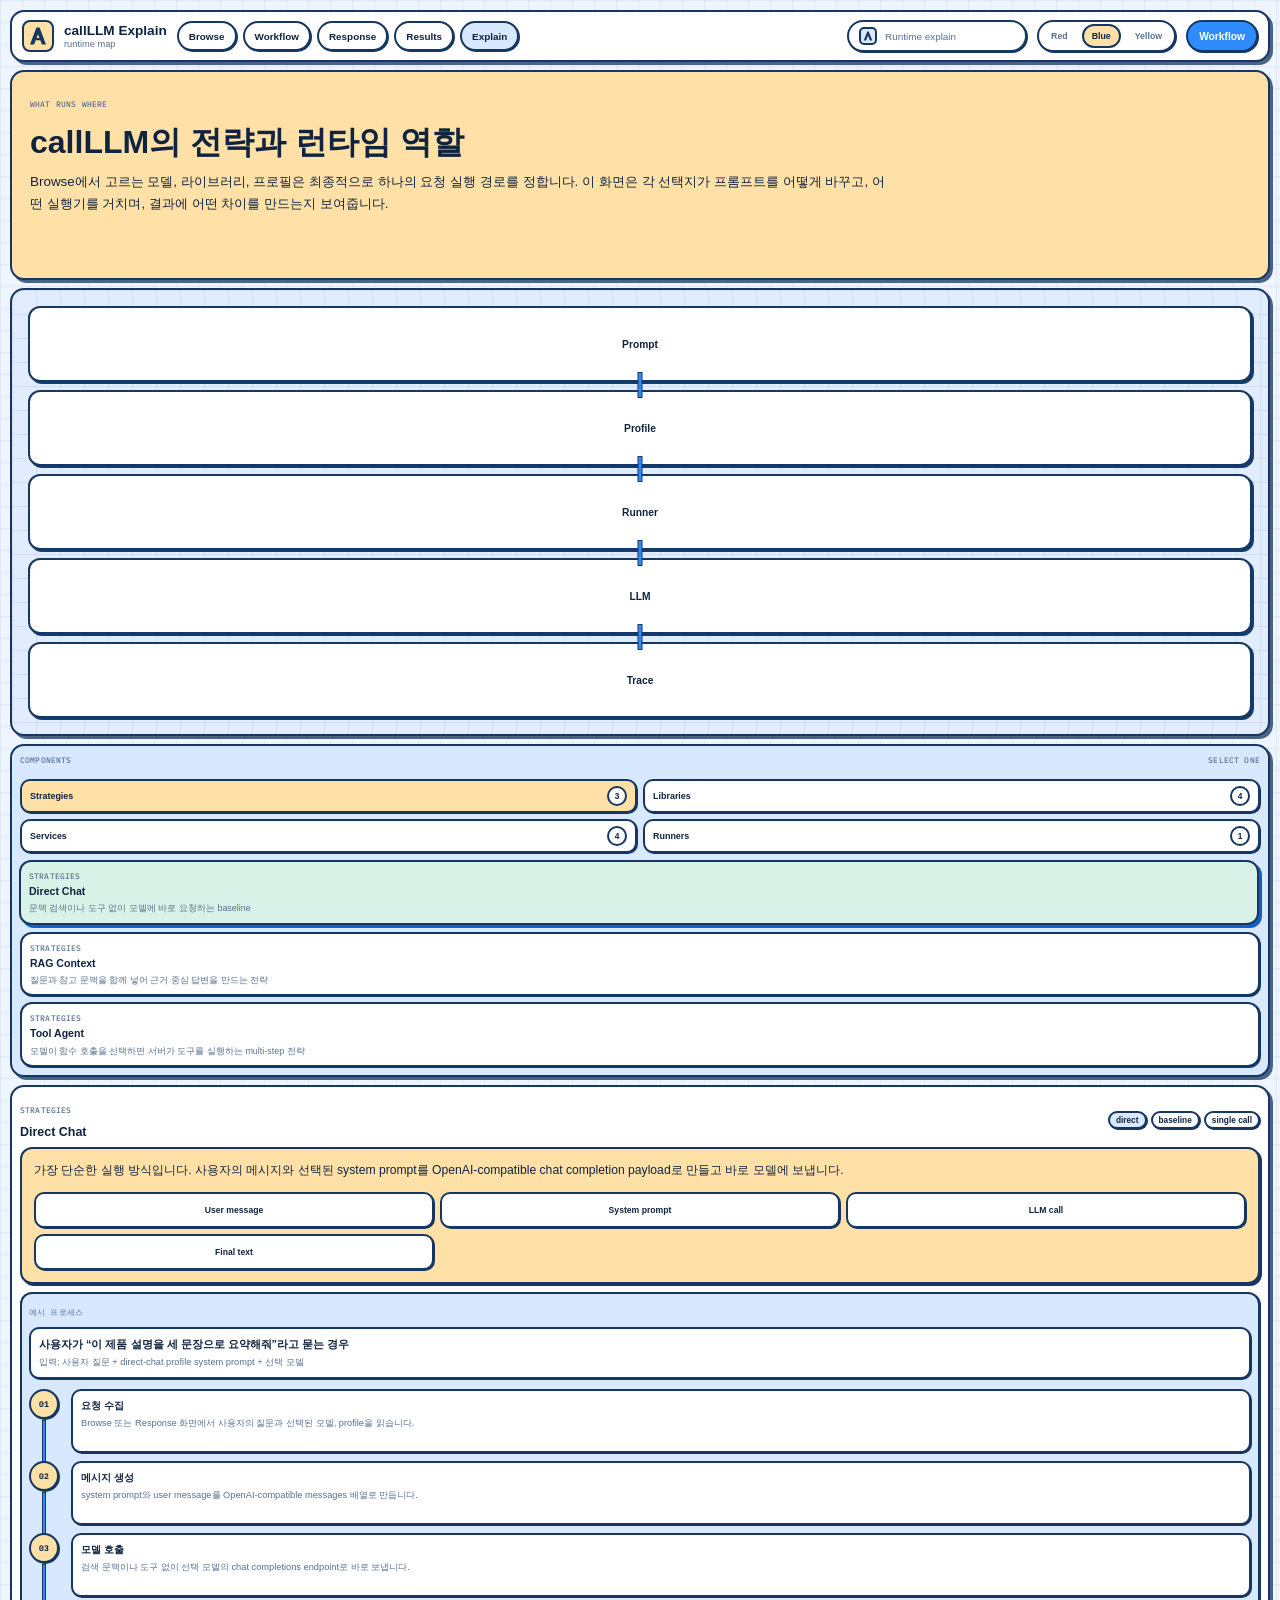
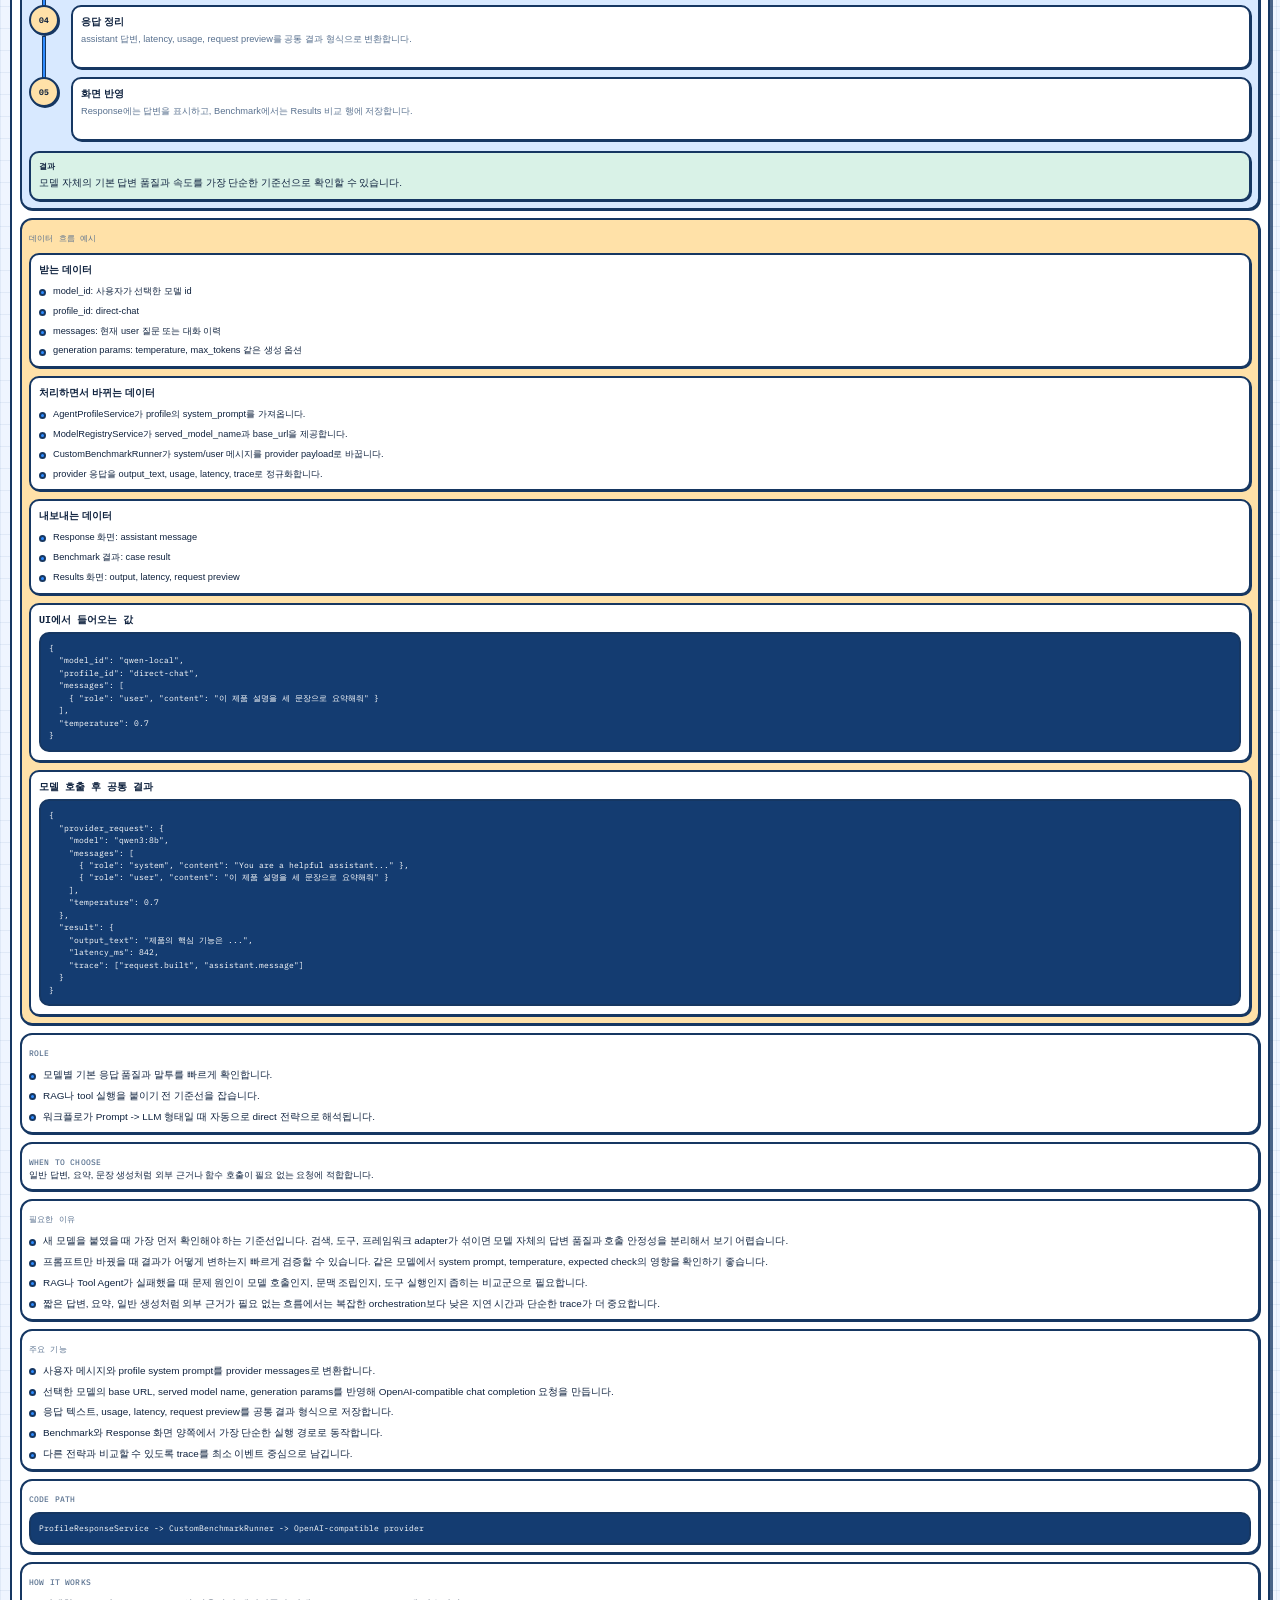
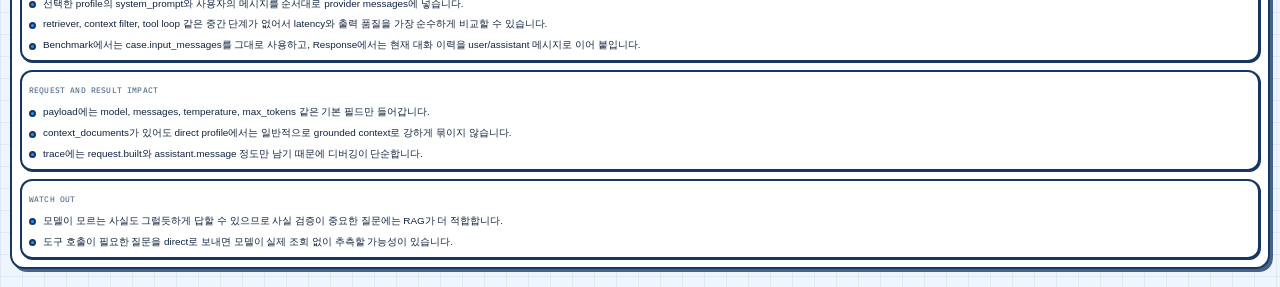
<file: instagram-post-clone/explain.html>
<!DOCTYPE html>
<html lang="ko">
  <head>
    <meta charset="UTF-8" />
    <meta name="viewport" content="width=device-width, initial-scale=1.0" />
    <title>callLLM Explain</title>
    <link rel="icon" href="data:," />
    <link rel="preconnect" href="https://api.fontshare.com" />
    <link rel="preconnect" href="https://fonts.googleapis.com" />
    <link rel="preconnect" href="https://fonts.gstatic.com" crossorigin />
    <link
      href="https://api.fontshare.com/v2/css?f[]=excon@300,400,500,600,700&display=swap"
      rel="stylesheet"
    />
    <link
      href="https://fonts.googleapis.com/css2?family=IBM+Plex+Mono:wght@500&display=swap"
      rel="stylesheet"
    />
    <link rel="stylesheet" href="./styles.css?v=20260422f" />
  </head>
  <body data-page="explain">
    <main class="page-shell">
      <header class="hub-header brutal-header">
        <div class="brand-row">
          <a class="brand-mark" href="./index.html" aria-label="callLLM Home">
            <svg class="brand-badge" viewBox="0 0 32 32" aria-hidden="true">
              <rect class="brand-badge-frame" x="1" y="1" width="30" height="30" rx="7" />
              <path class="brand-badge-glyph" d="M8 24.5L14.4 7.5H17.6L24 24.5H19.9L16 14.2L12.1 24.5H8Z" />
              <rect class="brand-badge-glyph" x="13.2" y="18.1" width="5.6" height="2.2" rx="1.1" />
            </svg>
            <span class="brand-copy">
              <strong>callLLM Explain</strong>
              <span>runtime map</span>
            </span>
          </a>

          <nav class="hub-nav brutal-nav" aria-label="메인 섹션">
            <a href="./index.html">Browse</a>
            <a href="./workflow.html">Workflow</a>
            <a href="./response.html">Response</a>
            <a href="./results.html">Results</a>
            <a class="is-current" href="./explain.html">Explain</a>
          </nav>
        </div>

        <div class="header-controls">
          <div class="hub-search brutal-search" aria-hidden="true">
            <svg class="search-icon" viewBox="0 0 18 18" aria-hidden="true">
              <rect class="search-icon-frame" x="1" y="1" width="16" height="16" rx="4" />
              <path class="search-icon-glyph" d="M4.7 13.5L8.3 4.5H9.7L13.3 13.5H10.9L9 8.4L7.1 13.5H4.7Z" />
            </svg>
            <span>Runtime explain</span>
          </div>
          <div class="theme-switcher" aria-label="테마 선택">
            <button class="theme-chip" type="button" data-action="select-theme" data-theme="red">Red</button>
            <button class="theme-chip" type="button" data-action="select-theme" data-theme="blue">Blue</button>
            <button class="theme-chip" type="button" data-action="select-theme" data-theme="yellow">Yellow</button>
          </div>
          <a class="primary-button inline-link-button" href="./workflow.html">Workflow</a>
        </div>
      </header>

      <section class="explain-hero">
        <div class="explain-hero-copy">
          <p class="section-kicker">What runs where</p>
          <h1>callLLM의 전략과 런타임 역할</h1>
          <p>
            Browse에서 고르는 모델, 라이브러리, 프로필은 최종적으로 하나의 요청 실행 경로를 정합니다.
            이 화면은 각 선택지가 프롬프트를 어떻게 바꾸고, 어떤 실행기를 거치며, 결과에 어떤 차이를 만드는지 보여줍니다.
          </p>
        </div>
        <div class="explain-flow" aria-label="callLLM 실행 흐름">
          <article class="flow-node">Prompt</article>
          <article class="flow-node">Profile</article>
          <article class="flow-node">Runner</article>
          <article class="flow-node">LLM</article>
          <article class="flow-node">Trace</article>
        </div>
      </section>

      <section class="explain-browser">
        <aside class="surface-panel brutal-panel explain-catalog-panel">
          <div class="control-header">
            <span class="section-kicker">Components</span>
            <span class="catalog-note">select one</span>
          </div>
          <div class="explain-category-list" id="explain-category-list"></div>
          <div class="explain-component-list" id="explain-component-list"></div>
        </aside>

        <section class="surface-panel brutal-panel explain-detail-panel">
          <div class="section-heading compact">
            <div>
              <p class="section-kicker" id="explain-detail-kicker">Detail</p>
              <h2 id="explain-detail-title">Select a component</h2>
            </div>
            <div class="card-meta" id="explain-detail-badges"></div>
          </div>
          <div class="explain-detail-body" id="explain-detail"></div>
        </section>
      </section>
    </main>

    <script src="./app.js?v=20260422f"></script>
  </body>
</html>
</file>
<file: instagram-post-clone/styles.css>
:root {
  --bg: #eff5ff;
  --bg-grid: rgba(28, 71, 142, 0.07);
  --panel: #ffffff;
  --panel-blue: #d8e9ff;
  --panel-yellow: #ffe1a8;
  --panel-green: #d9f2e7;
  --panel-pink: #f6d7eb;
  --ink: #10233f;
  --muted: #59718f;
  --line: #163762;
  --accent: #2f8cff;
  --accent-dark: #145fc4;
  --danger: #f55e6b;
  --success: #147b63;
  --canvas-bg: #e2ecff;
  --canvas-grid: rgba(22, 55, 98, 0.08);
  --canvas-line: #2f8cff;
  --inverse-surface: #143c71;
  --inverse-ink: #ffffff;
  --table-line: #d7e4f6;
  --shadow: 3px 3px 0 rgba(22, 55, 98, 0.76);
  --shadow-soft: 2px 2px 0 rgba(22, 55, 98, 0.68);
  --radius: 14px;
  --radius-sm: 10px;
  --radius-pill: 999px;
  --node-width: 196px;
  --node-height: 92px;
}

body[data-theme="blue"] {
  --bg: #eff5ff;
  --bg-grid: rgba(28, 71, 142, 0.07);
  --panel: #ffffff;
  --panel-blue: #d8e9ff;
  --panel-yellow: #ffe1a8;
  --panel-green: #d9f2e7;
  --panel-pink: #f6d7eb;
  --ink: #10233f;
  --muted: #59718f;
  --line: #163762;
  --accent: #2f8cff;
  --accent-dark: #145fc4;
  --danger: #f55e6b;
  --success: #147b63;
  --canvas-bg: #e2ecff;
  --canvas-grid: rgba(22, 55, 98, 0.08);
  --canvas-line: #2f8cff;
  --inverse-surface: #143c71;
  --inverse-ink: #ffffff;
  --table-line: #d7e4f6;
  --shadow: 3px 3px 0 rgba(22, 55, 98, 0.76);
  --shadow-soft: 2px 2px 0 rgba(22, 55, 98, 0.68);
}

body[data-theme="red"] {
  --bg: #fdf2ee;
  --bg-grid: rgba(131, 42, 38, 0.08);
  --panel: #fffaf8;
  --panel-blue: #ffd5cb;
  --panel-yellow: #ffe1b5;
  --panel-green: #dcefe1;
  --panel-pink: #f7ced8;
  --ink: #351513;
  --muted: #85524d;
  --line: #6e241e;
  --accent: #d74a37;
  --accent-dark: #ad2e1f;
  --danger: #d92b45;
  --success: #1d8965;
  --canvas-bg: #ffe7df;
  --canvas-grid: rgba(110, 36, 30, 0.1);
  --canvas-line: #d74a37;
  --inverse-surface: #6b261f;
  --inverse-ink: #fff8f4;
  --table-line: #efd0c7;
  --shadow: 3px 3px 0 rgba(110, 36, 30, 0.72);
  --shadow-soft: 2px 2px 0 rgba(110, 36, 30, 0.64);
}

body[data-theme="yellow"] {
  --bg: #fff8e7;
  --bg-grid: rgba(125, 92, 17, 0.08);
  --panel: #fffdf5;
  --panel-blue: #d8e6ff;
  --panel-yellow: #ffe08a;
  --panel-green: #dff0cf;
  --panel-pink: #f8d9c7;
  --ink: #3d2a08;
  --muted: #7b6532;
  --line: #70571c;
  --accent: #f0b400;
  --accent-dark: #c98d00;
  --danger: #d95c45;
  --success: #2d8b57;
  --canvas-bg: #fff1ba;
  --canvas-grid: rgba(112, 87, 28, 0.1);
  --canvas-line: #c98d00;
  --inverse-surface: #70571c;
  --inverse-ink: #fffdf2;
  --table-line: #ead9a9;
  --shadow: 3px 3px 0 rgba(112, 87, 28, 0.62);
  --shadow-soft: 2px 2px 0 rgba(112, 87, 28, 0.54);
}

*,
*::before,
*::after {
  box-sizing: border-box;
}

html,
body {
  margin: 0;
  min-height: 100%;
}

body {
  background:
    linear-gradient(var(--bg-grid) 1px, transparent 1px),
    linear-gradient(90deg, var(--bg-grid) 1px, transparent 1px),
    var(--bg);
  background-size: 22px 22px, 22px 22px, auto;
  color: var(--ink);
  font-family: "Excon", "Helvetica Neue", Arial, sans-serif;
}

button,
input,
textarea {
  font: inherit;
}

button {
  border: 0;
  padding: 0;
  background: none;
  color: inherit;
  cursor: pointer;
}

a {
  color: inherit;
  text-decoration: none;
}

input,
textarea {
  width: 100%;
  border: 2px solid var(--line);
  border-radius: 10px;
  background: var(--panel);
  color: var(--ink);
  padding: 9px 10px;
  outline: none;
  font-size: 0.68rem;
  line-height: 1.45;
}

textarea {
  min-height: 74px;
  resize: vertical;
}

input:focus,
textarea:focus {
  box-shadow: 0 0 0 2px var(--panel-blue);
}

.page-shell {
  width: min(1660px, calc(100% - 20px));
  margin: 0 auto;
  padding: 10px 0 18px;
}

.hub-header,
.brutal-panel,
.signal-card,
.catalog-card,
.profile-card,
.selected-model-card,
.meta-stat,
.palette-item,
.summary-card,
.result-card,
.history-run-chip,
.results-group,
.empty-state {
  border: 2px solid var(--line);
  border-radius: var(--radius);
  box-shadow: var(--shadow);
}

.hub-header {
  position: sticky;
  top: 10px;
  z-index: 30;
  display: flex;
  align-items: center;
  justify-content: space-between;
  gap: 12px;
  padding: 8px 10px;
  background: var(--panel);
}

.brand-row,
.header-controls {
  display: flex;
  align-items: center;
  gap: 10px;
}

.brand-mark {
  display: inline-flex;
  align-items: center;
  gap: 10px;
}

.brand-badge {
  display: block;
  width: 32px;
  height: 32px;
  flex: 0 0 auto;
}

.brand-badge-frame {
  fill: var(--panel-yellow);
  stroke: var(--line);
  stroke-width: 2;
}

.brand-badge-glyph {
  fill: var(--line);
}

.brand-copy {
  display: flex;
  flex-direction: column;
  gap: 1px;
}

.brand-copy strong {
  font-size: 0.85rem;
  font-weight: 700;
}

.brand-copy span {
  color: var(--muted);
  font-size: 0.58rem;
}

.hub-nav {
  display: inline-flex;
  gap: 6px;
  flex-wrap: wrap;
}

.hub-nav a {
  display: inline-flex;
  align-items: center;
  justify-content: center;
  min-height: 30px;
  padding: 0 10px;
  border: 2px solid var(--line);
  border-radius: 999px;
  background: var(--panel);
  box-shadow: 1px 1px 0 var(--line);
  font-size: 0.62rem;
  font-weight: 700;
}

.hub-nav a.is-current {
  background: var(--panel-blue);
}

.hub-search {
  display: inline-flex;
  align-items: center;
  gap: 8px;
  min-width: 180px;
  min-height: 32px;
  padding: 0 10px;
  border: 2px solid var(--line);
  border-radius: 999px;
  background: var(--panel);
  box-shadow: 1px 1px 0 var(--line);
  color: var(--muted);
  font-size: 0.62rem;
}

.search-icon {
  display: block;
  width: 18px;
  height: 18px;
  flex: 0 0 auto;
}

.search-icon-frame {
  fill: var(--panel-blue);
  stroke: var(--line);
  stroke-width: 2;
}

.search-icon-glyph {
  fill: var(--line);
}

.ghost-button,
.primary-button {
  display: inline-flex;
  align-items: center;
  justify-content: center;
  min-height: 32px;
  padding: 0 11px;
  border: 2px solid var(--line);
  border-radius: 999px;
  box-shadow: 1px 1px 0 var(--line);
  font-size: 0.64rem;
  font-weight: 700;
}

.ghost-button-compact {
  min-height: 24px;
  padding: 0 8px;
  font-size: 0.56rem;
}

.primary-button-compact {
  min-height: 24px;
  padding: 0 8px;
  font-size: 0.56rem;
}

.ghost-button {
  background: var(--panel);
}

.primary-button {
  background: var(--accent);
  color: var(--inverse-ink);
}

.theme-switcher {
  display: inline-flex;
  align-items: center;
  gap: 4px;
  padding: 2px;
  border: 2px solid var(--line);
  border-radius: 999px;
  background: var(--panel);
  box-shadow: 1px 1px 0 var(--line);
}

.theme-chip {
  display: inline-flex;
  align-items: center;
  justify-content: center;
  min-height: 24px;
  padding: 0 8px;
  border: 2px solid transparent;
  border-radius: 999px;
  font-size: 0.55rem;
  font-weight: 700;
  color: var(--muted);
}

.theme-chip.is-current {
  border-color: var(--line);
  background: var(--panel-yellow);
  color: var(--ink);
}

.inline-link-button {
  text-decoration: none;
}

.signal-strip {
  display: grid;
  grid-template-columns: repeat(6, minmax(0, 1fr));
  gap: 6px;
  margin-top: 8px;
}

.signal-card {
  min-height: 52px;
  padding: 7px 8px;
  background: var(--panel);
}

.signal-label,
.section-kicker,
.catalog-kicker,
.metric-label,
.card-kicker,
.catalog-note {
  display: inline-flex;
  color: var(--muted);
  font-family: "IBM Plex Mono", monospace;
  font-size: 0.52rem;
  font-weight: 500;
  text-transform: uppercase;
  letter-spacing: 0.02em;
}

.signal-value {
  display: block;
  margin-top: 4px;
  font-size: 0.68rem;
  font-weight: 700;
}

.signal-copy {
  display: none;
}

.top-control-grid {
  display: grid;
  grid-template-columns: minmax(220px, 0.9fr) minmax(300px, 1.2fr) minmax(320px, 1.5fr);
  gap: 8px;
  margin-top: 8px;
}

.control-panel {
  padding: 8px;
  background: var(--panel);
}

.control-panel-wide {
  background: var(--panel-blue);
}

.control-panel-case {
  background: var(--panel-yellow);
}

.workflow-context-panel {
  display: grid;
  gap: 6px;
  margin-top: 8px;
  padding: 8px;
  background: var(--panel);
}

.control-header {
  display: flex;
  align-items: center;
  justify-content: space-between;
  gap: 8px;
  margin-bottom: 6px;
}

.header-actions-inline {
  display: inline-flex;
  align-items: center;
  gap: 6px;
}

.inline-tiles,
.inline-stats,
.profile-list-inline {
  display: flex;
  flex-wrap: wrap;
  gap: 6px;
}

.selected-model-card,
.meta-stat,
.profile-card {
  min-height: 30px;
  padding: 6px 8px;
  background: var(--panel);
}

.workflow-case-brief {
  display: grid;
  grid-template-columns: repeat(4, minmax(0, 1fr));
  gap: 6px;
}

.selected-model-card strong,
.profile-card strong {
  display: block;
  font-size: 0.64rem;
  font-weight: 700;
  line-height: 1.2;
}

.selected-model-card span,
.meta-stat span,
.meta-stat strong {
  font-size: 0.56rem;
  line-height: 1.3;
}

.meta-stat {
  display: inline-flex;
  flex-direction: column;
  justify-content: center;
}

.meta-stat span {
  color: var(--muted);
  font-family: "IBM Plex Mono", monospace;
}

.meta-stat strong {
  margin-top: 2px;
  font-weight: 700;
}

.profile-list-inline .profile-card {
  width: auto;
  min-width: 0;
}

.profile-card {
  background: var(--panel);
}

.profile-card.is-selected {
  background: var(--panel-green);
}

.profile-card.is-disabled {
  opacity: 0.45;
  filter: grayscale(0.2);
}

.case-form-grid {
  display: grid;
  grid-template-columns: minmax(0, 1.6fr) minmax(0, 1.1fr) minmax(0, 0.8fr) 88px;
  gap: 6px;
  align-items: start;
}

.field {
  display: grid;
  gap: 4px;
}

.field span {
  color: var(--ink);
  font-size: 0.54rem;
  font-weight: 700;
  text-transform: uppercase;
}

.field-compact input {
  text-align: center;
}

body[data-case-mode="basic"] .control-panel-case .field-advanced {
  display: none;
}

body[data-case-mode="basic"] .control-panel-case .case-form-grid {
  grid-template-columns: minmax(0, 1fr);
}

body[data-page="response"] .page-shell {
  min-height: 100vh;
  display: grid;
  grid-template-rows: auto minmax(0, 1fr);
}

.response-shell {
  display: grid;
  grid-template-columns: 244px minmax(0, 1fr);
  gap: 8px;
  margin-top: 8px;
  min-height: 0;
}

.response-sidebar,
.response-thread-panel,
.response-composer-panel {
  padding: 8px;
}

.response-sidebar {
  display: grid;
  align-content: start;
  gap: 8px;
  background: var(--panel-blue);
}

.response-summary-grid {
  display: grid;
  gap: 6px;
}

.response-summary-card {
  padding: 7px 8px;
  border: 2px solid var(--line);
  border-radius: 10px;
  box-shadow: 1px 1px 0 var(--line);
  background: var(--panel);
}

.response-summary-card[data-tone="applied"] {
  background: var(--panel-yellow);
}

.response-summary-card span {
  display: block;
  color: var(--muted);
  font-family: "IBM Plex Mono", monospace;
  font-size: 0.5rem;
  text-transform: uppercase;
}

.response-summary-card strong {
  display: block;
  margin-top: 3px;
  font-size: 0.62rem;
  line-height: 1.35;
}

.response-profile-list,
.response-model-list,
.response-mode-list,
.response-conversation-list {
  display: grid;
  gap: 6px;
}

.response-profile-list .profile-card,
.response-model-list .profile-card {
  width: 100%;
  text-align: left;
}

.response-session-item {
  width: 100%;
  display: grid;
  gap: 2px;
  padding: 7px 8px;
  border: 2px solid var(--line);
  border-radius: 10px;
  box-shadow: 1px 1px 0 var(--line);
  background: var(--panel);
  text-align: left;
  cursor: pointer;
}

.response-session-item.is-selected {
  background: var(--panel-yellow);
}

.response-session-item strong {
  font-size: 0.62rem;
  line-height: 1.35;
}

.response-session-item span {
  color: var(--muted);
  font-family: "IBM Plex Mono", monospace;
  font-size: 0.5rem;
  text-transform: uppercase;
}

.response-status {
  color: var(--muted);
  font-family: "IBM Plex Mono", monospace;
  font-size: 0.54rem;
}

.response-chat-stage {
  display: grid;
  grid-template-rows: minmax(0, 1fr) auto;
  gap: 8px;
  min-height: calc(100vh - 120px);
  min-width: 0;
}

.response-thread-panel.brutal-panel {
  display: grid;
  grid-template-rows: auto minmax(0, 1fr);
  padding: 0;
  background: transparent;
  border: 0;
  box-shadow: none;
  border-radius: 0;
  min-height: 0;
}

.response-thread-header {
  display: flex;
  align-items: center;
  justify-content: space-between;
  gap: 8px;
  margin-bottom: 8px;
  padding: 2px 4px 0;
}

.response-thread-header h2 {
  margin: 2px 0 0;
  font-size: 0.92rem;
  font-weight: 700;
}

.response-thread {
  display: grid;
  gap: 18px;
  min-height: 0;
  height: 100%;
  overflow: auto;
  overflow-x: hidden;
  padding: 6px 10px 20px 6px;
}

.chat-bubble {
  width: 100%;
  max-width: 100%;
  display: grid;
}

.chat-bubble.is-user {
  margin-left: auto;
  padding: 0;
  border: 0;
  border-radius: 0;
  box-shadow: none;
  background: transparent;
}

.chat-bubble.is-assistant {
  margin-right: auto;
  padding: 0;
  border: 0;
  box-shadow: none;
  background: transparent;
}

.chat-bubble-meta {
  display: flex;
  align-items: center;
  justify-content: space-between;
  gap: 8px;
  margin-bottom: 6px;
  color: var(--muted);
  font-family: "IBM Plex Mono", monospace;
  font-size: 0.56rem;
  text-transform: uppercase;
}

.chat-bubble-copy {
  display: block;
  width: 100%;
  max-width: min(920px, 100%);
  font-size: 0.8rem;
  line-height: 1.72;
  white-space: pre-wrap;
  word-break: break-word;
  overflow-wrap: anywhere;
}

.chat-bubble.is-user .chat-bubble-meta {
  justify-content: flex-end;
}

.chat-bubble.is-user .chat-bubble-copy {
  max-width: min(760px, 100%);
  margin-left: auto;
  font-size: 0.88rem;
  line-height: 1.62;
  font-weight: 600;
  text-align: right;
}

.chat-bubble.is-assistant .chat-bubble-copy {
  max-width: min(920px, 100%);
  font-size: 0.84rem;
}

.response-composer-grid {
  display: grid;
  grid-template-columns: minmax(0, 1fr) 120px;
  gap: 8px;
  align-items: stretch;
}

.response-composer-panel {
  background: var(--panel);
}

.response-composer-grid .field,
.response-composer-grid textarea {
  height: 100%;
}

.response-send-button {
  min-height: 88px;
}

.surface-panel {
  background: var(--panel);
}

.hub-panel-full,
.workflow-panel-full,
.results-panel {
  margin-top: 8px;
  padding: 8px;
}

.section-heading {
  display: flex;
  align-items: center;
  justify-content: space-between;
  gap: 8px;
  margin-bottom: 8px;
}

.section-heading h2,
.catalog-header h3 {
  margin: 2px 0 0;
  font-size: 0.78rem;
  font-weight: 700;
}

.catalog-header {
  display: flex;
  align-items: center;
  justify-content: space-between;
  gap: 6px;
  margin-bottom: 6px;
}

.hub-grid {
  display: grid;
  gap: 8px;
}

.hub-grid-hero {
  grid-template-columns: 1.5fr 1fr 1fr;
}

.catalog-section {
  padding: 7px;
  border: 2px solid var(--line);
  border-radius: 12px;
  background: var(--panel);
  box-shadow: 2px 2px 0 var(--line);
}

.catalog-section:nth-child(2) {
  background: var(--panel-blue);
}

.catalog-section:nth-child(3) {
  background: var(--panel-yellow);
}

.catalog-grid {
  display: grid;
  gap: 6px;
}

.compact-grid {
  grid-template-columns: 1fr;
}

.catalog-card,
.palette-item,
.summary-card,
.result-card,
.history-run-chip,
.results-group,
.empty-state,
.history-detail-section,
.comparison-table-shell,
.debug-request-card,
.trace-item {
  background: var(--panel);
}

.catalog-card,
.palette-item {
  width: 100%;
  padding: 7px 8px;
  text-align: left;
}

.catalog-card {
  position: relative;
  transition:
    transform 140ms ease,
    box-shadow 140ms ease,
    background-color 140ms ease,
    border-color 140ms ease;
}

.catalog-card[aria-pressed="false"] {
  background: var(--panel);
  border-color: color-mix(in srgb, var(--line) 68%, var(--panel) 32%);
  box-shadow: 1px 1px 0 color-mix(in srgb, var(--line) 55%, transparent 45%);
}

.catalog-card[aria-pressed="true"] {
  background: color-mix(in srgb, var(--panel-blue) 86%, var(--panel) 14%);
  border-color: var(--accent-dark);
  box-shadow: 4px 4px 0 var(--accent-dark);
  transform: translate(-1px, -1px);
}

.catalog-card[aria-pressed="true"]::after {
  content: "selected";
  position: absolute;
  top: 8px;
  right: 8px;
  display: inline-flex;
  align-items: center;
  min-height: 16px;
  padding: 0 6px;
  border: 2px solid var(--accent-dark);
  border-radius: 999px;
  background: var(--panel);
  color: var(--accent-dark);
  font-size: 0.48rem;
  font-weight: 800;
  letter-spacing: 0.02em;
  text-transform: uppercase;
}

.catalog-card:hover:not(.is-disabled):not([aria-pressed="true"]) {
  transform: translate(-1px, -1px);
  border-color: color-mix(in srgb, var(--line) 82%, var(--panel) 18%);
  box-shadow: 2px 2px 0 color-mix(in srgb, var(--line) 70%, transparent 30%);
}

.catalog-card h3 {
  margin: 4px 0 0;
  font-size: 0.7rem;
  font-weight: 700;
}

.card-meta {
  display: flex;
  flex-wrap: wrap;
  gap: 4px;
  margin-top: 5px;
}

.meta-pill {
  display: inline-flex;
  align-items: center;
  min-height: 18px;
  padding: 0 6px;
  border: 2px solid var(--line);
  border-radius: 999px;
  background: var(--panel);
  box-shadow: 1px 1px 0 var(--line);
  font-size: 0.52rem;
  font-weight: 700;
  white-space: nowrap;
}

.meta-pill.is-accent {
  background: var(--panel-blue);
}

.meta-pill.is-success {
  background: var(--panel-green);
}

.meta-pill.is-failed {
  background: var(--panel-pink);
}

.catalog-card.is-selected,
.selected-model-card.is-selected,
.result-card.is-selected,
.results-group.is-selected {
  background: var(--panel-blue);
}

.catalog-card.is-disabled {
  opacity: 0.5;
}

.health-dot {
  width: 7px;
  height: 7px;
  margin-right: 4px;
  border: 2px solid var(--line);
  border-radius: 999px;
  background: var(--panel);
}

.health-dot[data-health="healthy"] {
  background: var(--success);
}

.health-dot[data-health="degraded"] {
  background: var(--panel-yellow);
}

.health-dot[data-health="unhealthy"] {
  background: var(--danger);
}

.workflow-stage {
  display: grid;
  grid-template-columns: 220px minmax(0, 1fr);
  gap: 8px;
  margin-top: 8px;
}

.node-palette-panel {
  padding: 8px;
  background: var(--panel-yellow);
}

.palette-list {
  display: grid;
  gap: 6px;
}

.palette-item strong {
  display: block;
  font-size: 0.62rem;
  font-weight: 700;
}

.palette-item.is-pending {
  background: var(--panel-blue);
}

.palette-item:disabled {
  opacity: 0.48;
  cursor: not-allowed;
  box-shadow: none;
}

.palette-item span {
  display: block;
  color: var(--muted);
  font-size: 0.54rem;
  line-height: 1.35;
}

.workflow-panel-full {
  background: var(--panel-blue);
}

.panel-actions {
  display: flex;
  gap: 6px;
}

.canvas-shell {
  display: grid;
  gap: 6px;
}

.canvas-toolbar {
  display: flex;
  align-items: center;
  min-height: 30px;
  padding: 0 10px;
  border: 2px solid var(--line);
  border-radius: 10px;
  background: var(--panel-yellow);
  box-shadow: 1px 1px 0 var(--line);
}

.canvas-status {
  font-size: 0.56rem;
  font-weight: 700;
}

.canvas-surface {
  position: relative;
  min-height: 620px;
  overflow: hidden;
  border: 2px solid var(--line);
  border-radius: 12px;
  background:
    linear-gradient(var(--canvas-grid) 1px, transparent 1px),
    linear-gradient(90deg, var(--canvas-grid) 1px, transparent 1px),
    var(--canvas-bg);
  background-size: 24px 24px, 24px 24px, auto;
  box-shadow: var(--shadow);
}

.canvas-surface-expanded {
  min-height: calc(100vh - 210px);
}

.canvas-links,
.canvas-insertions,
.canvas-nodes {
  position: absolute;
  inset: 0;
}

.canvas-links {
  width: 100%;
  height: 100%;
  pointer-events: none;
  z-index: 1;
}

.canvas-insertions {
  z-index: 4;
  pointer-events: none;
}

.canvas-nodes {
  z-index: 3;
  pointer-events: none;
}

.canvas-surface.is-drop-target {
  outline: 3px dashed var(--inverse-ink);
  outline-offset: -10px;
}

.workflow-node {
  position: absolute;
  width: var(--node-width);
  min-height: var(--node-height);
  padding: 8px;
  border: 2px solid var(--line);
  border-radius: 12px;
  background: var(--panel);
  box-shadow: 3px 3px 0 var(--inverse-surface);
  cursor: grab;
  pointer-events: auto;
}

.workflow-node.is-selected {
  background: var(--panel-yellow);
}

.workflow-node.is-dragging {
  cursor: grabbing;
}

.insert-slot {
  position: absolute;
  display: inline-flex;
  align-items: center;
  justify-content: center;
  width: 118px;
  min-height: 40px;
  padding: 0 10px;
  border: 2px dashed var(--line);
  border-radius: 12px;
  background: color-mix(in srgb, var(--panel) 84%, transparent);
  box-shadow: 1px 1px 0 color-mix(in srgb, var(--line) 62%, transparent);
  color: var(--muted);
  font-family: "IBM Plex Mono", monospace;
  font-size: 0.52rem;
  font-weight: 700;
  text-transform: uppercase;
  backdrop-filter: blur(2px);
  pointer-events: auto;
}

.insert-slot:hover {
  background: var(--panel-yellow);
  color: var(--ink);
}

.workflow-node-header {
  display: flex;
  align-items: flex-start;
  justify-content: space-between;
  gap: 8px;
}

.workflow-node-header strong {
  display: block;
  font-size: 0.64rem;
  font-weight: 700;
}

.workflow-node-header span,
.workflow-node-kind {
  font-size: 0.5rem;
  color: var(--muted);
  text-transform: uppercase;
}

.workflow-node-kind {
  display: inline-flex;
  align-items: center;
  padding: 3px 5px;
  border: 2px solid var(--line);
  border-radius: 999px;
  background: var(--panel-blue);
}

.workflow-node-body {
  margin-top: 8px;
  font-size: 0.56rem;
  line-height: 1.45;
}

.results-page-grid {
  display: grid;
  grid-template-columns: minmax(0, 0.9fr) minmax(0, 1.1fr);
  gap: 8px;
  margin-top: 8px;
}

.run-summary,
.history-detail,
.results-feed {
  display: grid;
  gap: 6px;
}

.summary-card,
.history-detail-card,
.results-group {
  padding: 8px;
}

.summary-card > strong,
.comparison-heading strong,
.history-detail-header strong {
  display: block;
  font-size: 0.7rem;
  font-weight: 700;
}

.summary-card > p,
.comparison-heading span,
.history-detail-header p {
  margin: 3px 0 0;
  color: var(--muted);
  font-size: 0.56rem;
}

.comparison-heading,
.history-detail-header,
.history-run-header,
.result-card header {
  display: flex;
  align-items: flex-start;
  justify-content: space-between;
  gap: 8px;
}

.summary-grid,
.history-detail-grid,
.history-debug-grid {
  display: grid;
  grid-template-columns: repeat(2, minmax(0, 1fr));
  gap: 6px;
  margin-top: 6px;
}

.comparison-table-shell,
.history-detail-section {
  padding: 7px;
}

.comparison-table-shell {
  overflow-x: auto;
}

.comparison-table {
  width: 100%;
  min-width: 640px;
  border-collapse: collapse;
}

.comparison-table th,
.comparison-table td {
  padding: 7px 8px;
  border-bottom: 2px solid var(--table-line);
  text-align: left;
  vertical-align: top;
}

.comparison-table th {
  font-family: "IBM Plex Mono", monospace;
  font-size: 0.52rem;
  text-transform: uppercase;
}

.comparison-table td {
  font-size: 0.58rem;
}

.comparison-table td strong {
  display: block;
  font-size: 0.6rem;
}

.comparison-table td span {
  color: var(--muted);
  font-size: 0.54rem;
}

.detail-copy,
.result-output,
.trace-item {
  font-size: 0.58rem;
  line-height: 1.45;
  white-space: pre-wrap;
  word-break: break-word;
}

.detail-list {
  display: flex;
  flex-wrap: wrap;
  gap: 4px;
  margin-top: 6px;
}

.detail-chip {
  display: inline-flex;
  align-items: center;
  min-height: 18px;
  padding: 0 6px;
  border: 2px solid var(--line);
  border-radius: 999px;
  background: var(--panel-yellow);
  box-shadow: 1px 1px 0 var(--line);
  font-size: 0.52rem;
  font-weight: 700;
}

.detail-empty {
  color: var(--muted);
  font-size: 0.54rem;
}

.history-run-selector,
.trace-list,
.results-feed-inner {
  display: grid;
  gap: 6px;
  margin-top: 6px;
}

.history-run-chip,
.result-card {
  padding: 7px 8px;
}

.history-run-chip strong,
.result-card header strong {
  display: block;
  font-size: 0.6rem;
}

.history-run-chip span {
  display: block;
  margin-top: 2px;
  color: var(--muted);
  font-size: 0.54rem;
}

.history-run-chip.is-selected {
  background: var(--panel-yellow);
}

.debug-request-card {
  padding: 7px;
}

.debug-request-card strong {
  display: block;
  font-size: 0.56rem;
}

.debug-pre {
  margin: 6px 0 0;
  padding: 8px;
  overflow: auto;
  border: 2px solid var(--line);
  border-radius: 10px;
  background: var(--inverse-surface);
  color: var(--inverse-ink);
  font-family: "IBM Plex Mono", monospace;
  font-size: 0.52rem;
  line-height: 1.5;
}

.empty-state {
  padding: 8px;
  font-size: 0.58rem;
  line-height: 1.45;
}

.explain-hero {
  display: grid;
  grid-template-columns: minmax(0, 1.05fr) minmax(360px, 0.95fr);
  gap: 8px;
  margin-top: 8px;
  align-items: stretch;
}

.explain-hero-copy,
.explain-flow,
.explain-card,
.library-explain-card,
.explain-panel {
  border: 2px solid var(--line);
  border-radius: var(--radius);
  box-shadow: var(--shadow);
  background: var(--panel);
}

.explain-hero-copy {
  min-height: 210px;
  padding: 18px;
  background: var(--panel-yellow);
}

.explain-hero-copy h1 {
  margin: 8px 0 0;
  max-width: 780px;
  font-size: 2rem;
  line-height: 1.04;
  letter-spacing: 0;
}

.explain-hero-copy p:not(.section-kicker) {
  max-width: 860px;
  margin: 12px 0 0;
  color: var(--ink);
  font-size: 0.84rem;
  line-height: 1.65;
  overflow-wrap: anywhere;
}

.explain-flow {
  display: grid;
  grid-template-columns: repeat(5, minmax(0, 1fr));
  gap: 8px;
  align-content: center;
  padding: 16px;
  background:
    linear-gradient(var(--canvas-grid) 1px, transparent 1px),
    linear-gradient(90deg, var(--canvas-grid) 1px, transparent 1px),
    var(--canvas-bg);
  background-size: 24px 24px, 24px 24px, auto;
}

.flow-node {
  position: relative;
  display: grid;
  place-items: center;
  min-height: 76px;
  padding: 8px;
  border: 2px solid var(--line);
  border-radius: 12px;
  background: var(--panel);
  box-shadow: 2px 2px 0 var(--inverse-surface);
  font-size: 0.64rem;
  font-weight: 800;
  text-align: center;
}

.flow-node:not(:last-child)::after {
  content: "";
  position: absolute;
  top: 50%;
  right: -17px;
  width: 24px;
  height: 3px;
  background: var(--canvas-line);
  box-shadow: 0 0 0 1px var(--line);
  transform: translateY(-50%);
  z-index: 2;
}

.explain-grid {
  display: grid;
  grid-template-columns: repeat(3, minmax(0, 1fr));
  gap: 8px;
  margin-top: 8px;
}

.explain-browser {
  display: grid;
  grid-template-columns: minmax(280px, 360px) minmax(0, 1fr);
  gap: 8px;
  margin-top: 8px;
  align-items: start;
}

.explain-catalog-panel,
.explain-detail-panel {
  padding: 8px;
}

.explain-catalog-panel {
  position: sticky;
  top: 74px;
  display: grid;
  gap: 8px;
  background: var(--panel-blue);
}

.explain-category-list {
  display: grid;
  grid-template-columns: repeat(2, minmax(0, 1fr));
  gap: 6px;
}

.explain-category-chip {
  display: flex;
  align-items: center;
  justify-content: space-between;
  gap: 6px;
  min-height: 34px;
  padding: 0 8px;
  border: 2px solid var(--line);
  border-radius: 10px;
  background: var(--panel);
  box-shadow: 1px 1px 0 var(--line);
  text-align: left;
}

.explain-category-chip.is-selected {
  background: var(--panel-yellow);
}

.explain-category-chip span {
  font-size: 0.56rem;
  font-weight: 800;
  overflow-wrap: anywhere;
}

.explain-category-chip strong {
  display: inline-grid;
  place-items: center;
  min-width: 20px;
  min-height: 20px;
  border: 2px solid var(--line);
  border-radius: 999px;
  background: var(--panel);
  font-size: 0.52rem;
}

.explain-component-list {
  display: grid;
  gap: 6px;
}

.explain-component-card {
  width: 100%;
  display: grid;
  gap: 4px;
  padding: 8px;
  border: 2px solid var(--line);
  border-radius: 12px;
  background: var(--panel);
  box-shadow: 1px 1px 0 var(--line);
  text-align: left;
}

.explain-component-card.is-selected {
  background: var(--panel-green);
  box-shadow: 3px 3px 0 var(--accent-dark);
  transform: translate(-1px, -1px);
}

.explain-component-card strong {
  font-size: 0.66rem;
  line-height: 1.25;
}

.explain-component-card > span:last-child {
  color: var(--muted);
  font-size: 0.56rem;
  line-height: 1.4;
  overflow-wrap: anywhere;
}

.explain-detail-panel {
  min-height: 560px;
  background: var(--panel);
}

.explain-detail-body {
  display: grid;
  gap: 8px;
}

.explain-detail-summary {
  padding: 12px;
  border: 2px solid var(--line);
  border-radius: 12px;
  box-shadow: 2px 2px 0 var(--line);
  background: var(--panel-yellow);
}

.explain-detail-summary p {
  margin: 0;
  font-size: 0.76rem;
  line-height: 1.6;
  overflow-wrap: anywhere;
}

.explain-detail-grid {
  display: grid;
  grid-template-columns: minmax(0, 1.08fr) minmax(0, 0.92fr);
  gap: 8px;
}

.explain-purpose-grid {
  display: grid;
  grid-template-columns: repeat(2, minmax(0, 1fr));
  gap: 8px;
}

.explain-process-section {
  background: var(--panel-blue);
}

.explain-process-example {
  display: grid;
  gap: 4px;
  margin-top: 8px;
  padding: 8px;
  border: 2px solid var(--line);
  border-radius: 10px;
  background: var(--panel);
  box-shadow: 1px 1px 0 var(--line);
}

.explain-process-example strong {
  font-size: 0.68rem;
  line-height: 1.35;
}

.explain-process-example span {
  color: var(--muted);
  font-size: 0.58rem;
  line-height: 1.45;
}

.explain-process-rail {
  display: grid;
  gap: 0;
  margin: 10px 0 0;
  padding: 0;
  list-style: none;
}

.explain-process-step {
  position: relative;
  display: grid;
  grid-template-columns: 34px minmax(0, 1fr);
  gap: 8px;
  min-height: 72px;
  padding-bottom: 8px;
}

.explain-process-step:not(:last-child)::before {
  content: "";
  position: absolute;
  top: 31px;
  bottom: -2px;
  left: 13px;
  width: 4px;
  border: 1px solid var(--line);
  background: var(--canvas-line);
}

.process-step-marker {
  position: relative;
  z-index: 1;
  display: grid;
  place-items: center;
  width: 30px;
  height: 30px;
  border: 2px solid var(--line);
  border-radius: 999px;
  background: var(--panel-yellow);
  box-shadow: 1px 1px 0 var(--line);
  font-family: "IBM Plex Mono", monospace;
  font-size: 0.5rem;
  font-weight: 800;
}

.process-step-copy {
  min-width: 0;
  padding: 8px;
  border: 2px solid var(--line);
  border-radius: 10px;
  background: var(--panel);
  box-shadow: 1px 1px 0 var(--line);
}

.process-step-copy strong {
  display: block;
  font-size: 0.64rem;
  line-height: 1.35;
}

.process-step-copy span {
  display: block;
  margin-top: 4px;
  color: var(--muted);
  font-size: 0.58rem;
  line-height: 1.5;
  overflow-wrap: anywhere;
}

.explain-process-result {
  display: grid;
  gap: 4px;
  margin-top: 2px;
  padding: 8px;
  border: 2px solid var(--line);
  border-radius: 10px;
  background: var(--panel-green);
  box-shadow: 1px 1px 0 var(--line);
}

.explain-process-result span {
  font-family: "IBM Plex Mono", monospace;
  font-size: 0.5rem;
  font-weight: 800;
  text-transform: uppercase;
}

.explain-process-result p {
  margin: 0;
  font-size: 0.62rem;
  line-height: 1.5;
  overflow-wrap: anywhere;
}

.explain-data-section {
  background: var(--panel-yellow);
}

.explain-data-flow-grid {
  display: grid;
  grid-template-columns: repeat(3, minmax(0, 1fr));
  gap: 8px;
  margin-top: 8px;
}

.explain-data-card {
  min-width: 0;
  padding: 8px;
  border: 2px solid var(--line);
  border-radius: 10px;
  background: var(--panel);
  box-shadow: 1px 1px 0 var(--line);
}

.explain-data-card strong,
.explain-data-snapshot > span {
  display: block;
  font-size: 0.62rem;
  font-weight: 800;
  line-height: 1.35;
}

.explain-data-card .explain-bullet-list li {
  font-size: 0.58rem;
}

.explain-data-snapshot-grid {
  display: grid;
  grid-template-columns: repeat(2, minmax(0, 1fr));
  gap: 8px;
  margin-top: 8px;
}

.explain-data-snapshot {
  min-width: 0;
  padding: 8px;
  border: 2px solid var(--line);
  border-radius: 10px;
  background: var(--panel);
  box-shadow: 1px 1px 0 var(--line);
}

.explain-data-snapshot > span {
  font-family: "IBM Plex Mono", monospace;
  text-transform: uppercase;
}

.explain-data-pre {
  max-height: 360px;
  white-space: pre-wrap;
  word-break: break-word;
}

.explain-deep-grid {
  display: grid;
  grid-template-columns: repeat(3, minmax(0, 1fr));
  gap: 8px;
}

.explain-detail-section {
  border: 2px solid var(--line);
  border-radius: 12px;
  box-shadow: 1px 1px 0 var(--line);
}

.explain-bullet-list {
  display: grid;
  gap: 6px;
  margin: 8px 0 0;
  padding: 0;
  list-style: none;
}

.explain-bullet-list li {
  position: relative;
  padding-left: 14px;
  font-size: 0.62rem;
  line-height: 1.5;
}

.explain-bullet-list li::before {
  content: "";
  position: absolute;
  left: 0;
  top: 0.45em;
  width: 7px;
  height: 7px;
  border: 2px solid var(--line);
  border-radius: 999px;
  background: var(--accent);
}

.explain-detail-logic {
  grid-template-columns: repeat(4, minmax(0, 1fr));
}

.explain-code-path {
  white-space: normal;
  overflow-wrap: anywhere;
}

.explain-card,
.library-explain-card,
.explain-panel {
  padding: 12px;
}

.explain-card:nth-child(2),
.library-explain-card:nth-child(2) {
  background: var(--panel-blue);
}

.explain-card:nth-child(3),
.library-explain-card:nth-child(3) {
  background: var(--panel-green);
}

.explain-card-header {
  display: flex;
  align-items: center;
  justify-content: space-between;
  gap: 8px;
}

.explain-card h2,
.explain-panel h2,
.library-explain-card h3 {
  margin: 10px 0 0;
  font-size: 0.92rem;
  line-height: 1.2;
}

.explain-card p,
.library-explain-card p,
.explain-panel p {
  margin: 8px 0 0;
  color: var(--ink);
  font-size: 0.68rem;
  line-height: 1.55;
  overflow-wrap: anywhere;
}

.logic-strip {
  display: grid;
  grid-template-columns: repeat(3, minmax(0, 1fr));
  gap: 6px;
  margin-top: 12px;
}

.logic-strip span,
.choice-grid div,
.explain-steps li {
  border: 2px solid var(--line);
  border-radius: 10px;
  box-shadow: 1px 1px 0 var(--line);
  background: var(--panel);
}

.logic-strip span {
  display: grid;
  place-items: center;
  min-height: 36px;
  padding: 6px;
  font-size: 0.54rem;
  font-weight: 800;
  text-align: center;
  overflow-wrap: anywhere;
}

.explain-note {
  color: var(--muted) !important;
}

.explain-section {
  margin-top: 8px;
  padding: 8px;
  border: 2px solid var(--line);
  border-radius: var(--radius);
  box-shadow: var(--shadow);
  background: var(--panel);
}

.library-explain-grid {
  display: grid;
  grid-template-columns: repeat(3, minmax(0, 1fr));
  gap: 8px;
}

.library-explain-card ul {
  display: grid;
  gap: 6px;
  margin: 10px 0 0;
  padding: 0;
  list-style: none;
}

.library-explain-card li {
  position: relative;
  padding-left: 14px;
  color: var(--ink);
  font-size: 0.62rem;
  line-height: 1.45;
}

.library-explain-card li::before {
  content: "";
  position: absolute;
  left: 0;
  top: 0.45em;
  width: 7px;
  height: 7px;
  border: 2px solid var(--line);
  border-radius: 999px;
  background: var(--accent);
}

.explain-two-column {
  display: grid;
  grid-template-columns: minmax(0, 1.15fr) minmax(0, 0.85fr);
  gap: 8px;
  padding: 0;
  border: 0;
  box-shadow: none;
  background: transparent;
}

.explain-panel:first-child {
  background: var(--panel-blue);
}

.explain-panel:last-child {
  background: var(--panel-yellow);
}

.explain-steps {
  display: grid;
  gap: 6px;
  margin: 10px 0 0;
  padding: 0;
  list-style: none;
}

.explain-steps li {
  display: grid;
  grid-template-columns: minmax(150px, 0.32fr) minmax(0, 1fr);
  gap: 8px;
  padding: 8px;
}

.explain-steps strong,
.choice-grid strong {
  display: block;
  font-size: 0.62rem;
  line-height: 1.35;
}

.explain-steps span,
.choice-grid span {
  display: block;
  color: var(--muted);
  font-size: 0.58rem;
  line-height: 1.45;
}

.choice-grid {
  display: grid;
  grid-template-columns: repeat(2, minmax(0, 1fr));
  gap: 6px;
  margin-top: 10px;
}

.choice-grid div {
  padding: 8px;
}

@media (max-width: 1280px) {
  .top-control-grid,
  .results-page-grid {
    grid-template-columns: 1fr;
  }

  .hub-grid-hero {
    grid-template-columns: 1fr;
  }

  .response-shell {
    grid-template-columns: 1fr;
  }

  .explain-hero,
  .explain-browser,
  .explain-grid,
  .library-explain-grid,
  .explain-two-column,
  .explain-detail-grid,
  .explain-purpose-grid,
  .explain-data-flow-grid,
  .explain-data-snapshot-grid,
  .explain-deep-grid {
    grid-template-columns: 1fr;
  }

  .explain-catalog-panel {
    position: static;
  }

  .explain-flow {
    grid-template-columns: 1fr;
  }

  .flow-node:not(:last-child)::after {
    top: auto;
    right: 50%;
    bottom: -17px;
    width: 3px;
    height: 24px;
    transform: translateX(50%);
  }
}

@media (max-width: 1080px) {
  .hub-header {
    position: static;
    flex-direction: column;
    align-items: stretch;
  }

  .brand-row,
  .header-controls {
    justify-content: space-between;
    flex-wrap: wrap;
  }

  .workflow-stage {
    grid-template-columns: 1fr;
  }

  .response-chat-stage {
    min-height: auto;
  }

  .response-composer-grid {
    grid-template-columns: 1fr;
  }

  .response-send-button {
    min-height: 42px;
  }
}

@media (max-width: 760px) {
  .page-shell {
    width: min(100%, calc(100% - 12px));
  }

  .signal-strip {
    grid-template-columns: repeat(2, minmax(0, 1fr));
  }

  .case-form-grid,
  .workflow-case-brief,
  .summary-grid,
  .history-detail-grid,
  .history-debug-grid {
    grid-template-columns: 1fr;
  }

  .header-actions-inline {
    flex-wrap: wrap;
    justify-content: flex-end;
  }

  .chat-bubble {
    max-width: 100%;
  }

  .canvas-surface,
  .canvas-surface-expanded {
    min-height: 460px;
  }

  .explain-hero-copy {
    min-height: auto;
    padding: 14px;
  }

  .explain-hero-copy h1 {
    font-size: 1.34rem;
  }

  .logic-strip,
  .explain-detail-logic,
  .choice-grid,
  .explain-steps li {
    grid-template-columns: 1fr;
  }
}
</file>
